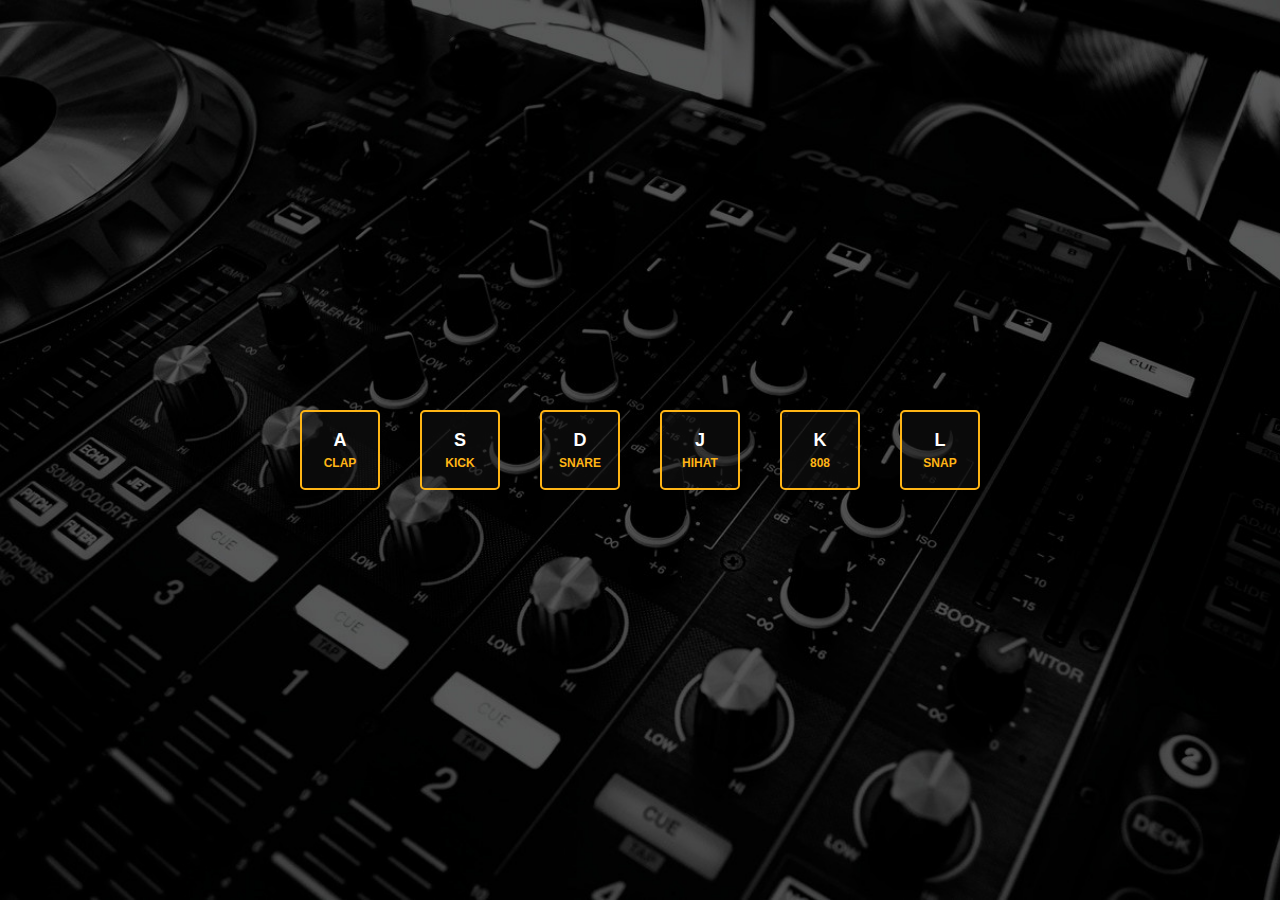
<file: 01 - drum-kit/index.html>
<!DOCTYPE html>
<html lang="en">
  <head>
    <meta charset="UTF-8" />
    <meta name="viewport" content="width=device-width, initial-scale=1.0" />
    <link rel="stylesheet" href="styles.css" />
    <title>Drum Kit</title>
  </head>
  <body>
    <div class="container">
      <div class="keyboard">
        <div data-key="97" class="key">
          <p>A</p>
          <span>CLAP</span>
        </div>
        <div data-key="115" class="key">
          <p>S</p>
          <span>KICK</span>
        </div>
        <div data-key="100" class="key">
          <p>D</p>
          <span>SNARE</span>
        </div>
        <div data-key="106" class="key">
          <p>J</p>
          <span>HIHAT</span>
        </div>
        <div data-key="107" class="key">
          <p>K</p>
          <span>808</span>
        </div>
        <div data-key="108" class="key">
          <p>L</p>
          <span>SNAP</span>
        </div>
      </div>

      <audio data-key="97" src="./audios/clap.wav"></audio>
      <audio data-key="115" src="./audios/kick.wav"></audio>
      <audio data-key="100" src="./audios/snare.wav"></audio>
      <audio data-key="106" src="./audios/hihat.wav"></audio>
      <audio data-key="107" src="./audios/808.wav"></audio>
      <audio data-key="108" src="./audios/snap.wav"></audio>
    </div>
    <script src="./script.js"></script>
  </body>
</html>
</file>
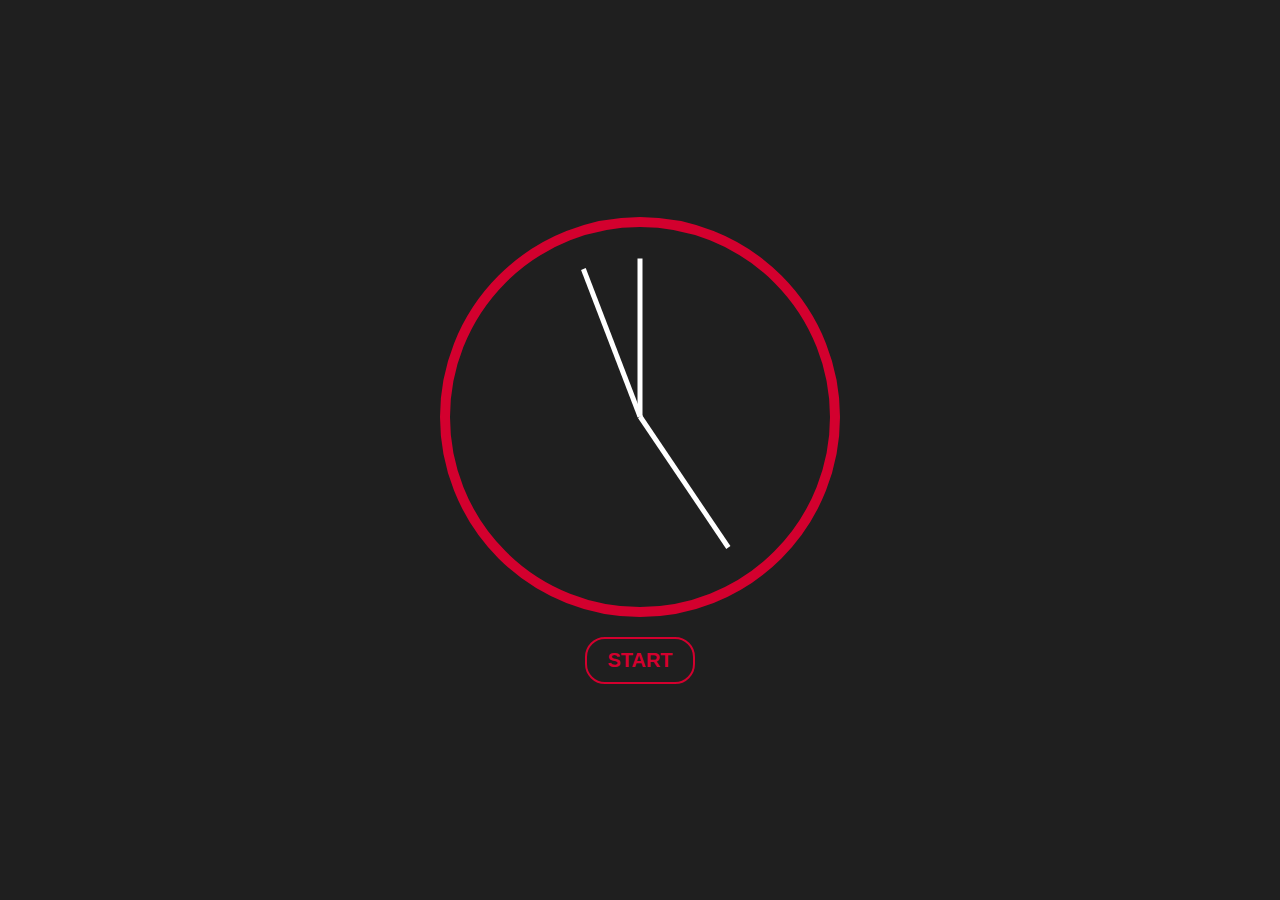
<file: 02 - clock/index.html>
<!DOCTYPE html>
<html lang="en">
  <head>
    <meta charset="UTF-8" />
    <meta name="viewport" content="width=device-width, initial-scale=1.0" />
    <link rel="stylesheet" href="./style.css" />
    <title>Clock</title>
  </head>
  <body>
    <div class="container">
      <div class="clock">
        <div class="pointer-area">
          <div class="pointer hours"></div>
          <div class="pointer minutes"></div>
          <div class="pointer seconds"></div>
        </div>
      </div>
      <button class="btn">START</button>
    </div>

    <script src="./script.js"></script>
  </body>
</html>
</file>
<file: 01 - drum-kit/styles.css>
* {
  margin: 0;
  padding: 0;
  outline: 0;
  box-sizing: border-box;
}

html,
body {
  height: 100vh;
  font-family: sans-serif;
}

label,
input,
button,
a {
  font-family: sans-serif;
}

body {
  background-color: #000;
  background-image: url("./bg.jpg");
  background-size: cover;
  background-repeat: no-repeat;
}

.container {
  display: flex;
  flex-direction: column;
  align-items: center;
  justify-content: center;
  height: 100vh;
}

.keyboard {
  display: flex;
  flex-direction: row;
  align-items: center;
}

.key {
  display: flex;
  flex-direction: column;
  align-items: center;
  justify-content: center;
  width: 80px;
  height: 80px;
  border: 2px solid rgb(255, 181, 21);
  border-radius: 5px;
  margin: 0 20px;
  background-color: rgba(22, 22, 22, 0.466);
  transition: transform 0.07s;
}

.key p {
  color: #fff;
  font-weight: bold;
  font-size: 18px;
}

.key span {
  font-weight: bold;
  font-size: 12px;
  color: rgb(255, 181, 21);
  margin-top: 5px;
}

.playing {
  transform: scale(1.1);
}
</file>
<file: 02 - clock/style.css>
* {
  margin: 0;
  padding: 0;
  outline: 0;
  box-sizing: border-box;
}

body,
html {
  height: 100vh;
  font-family: sans-serif;
}

body {
  background-color: rgb(31, 31, 31);
}

.container {
  display: flex;
  flex-direction: column;
  align-items: center;
  justify-content: center;
  height: 100vh;
}

.clock {
  width: 400px;
  height: 400px;
  border-radius: 50%;
  border: 10px solid rgb(211, 0, 46);
  padding: 2rem;
  position: relative;
}

.pointer-area {
  position: relative;
  width: 100%;
  height: 100%;
  transform: translateY(-3px);
}

.pointer {
  background-color: #fff;
  width: 50%;
  height: 5px;
  position: absolute;
  top: 50%;
  transform-origin: 100%;
  transform: rotate(90deg);
  transition: all 0.05s;
}

.btn {
  margin-top: 20px;
  border: 2px solid rgb(211, 0, 46);
  background-color: transparent;
  color: rgb(211, 0, 46);
  font-weight: bold;
  font-size: 20px;
  border-radius: 20px;
  padding: 10px 20px;
  transition: 0.2s;
  cursor: pointer;
}

.btn:hover {
  background-color: rgb(211, 0, 46);
  color: #fff;
}
</file>
